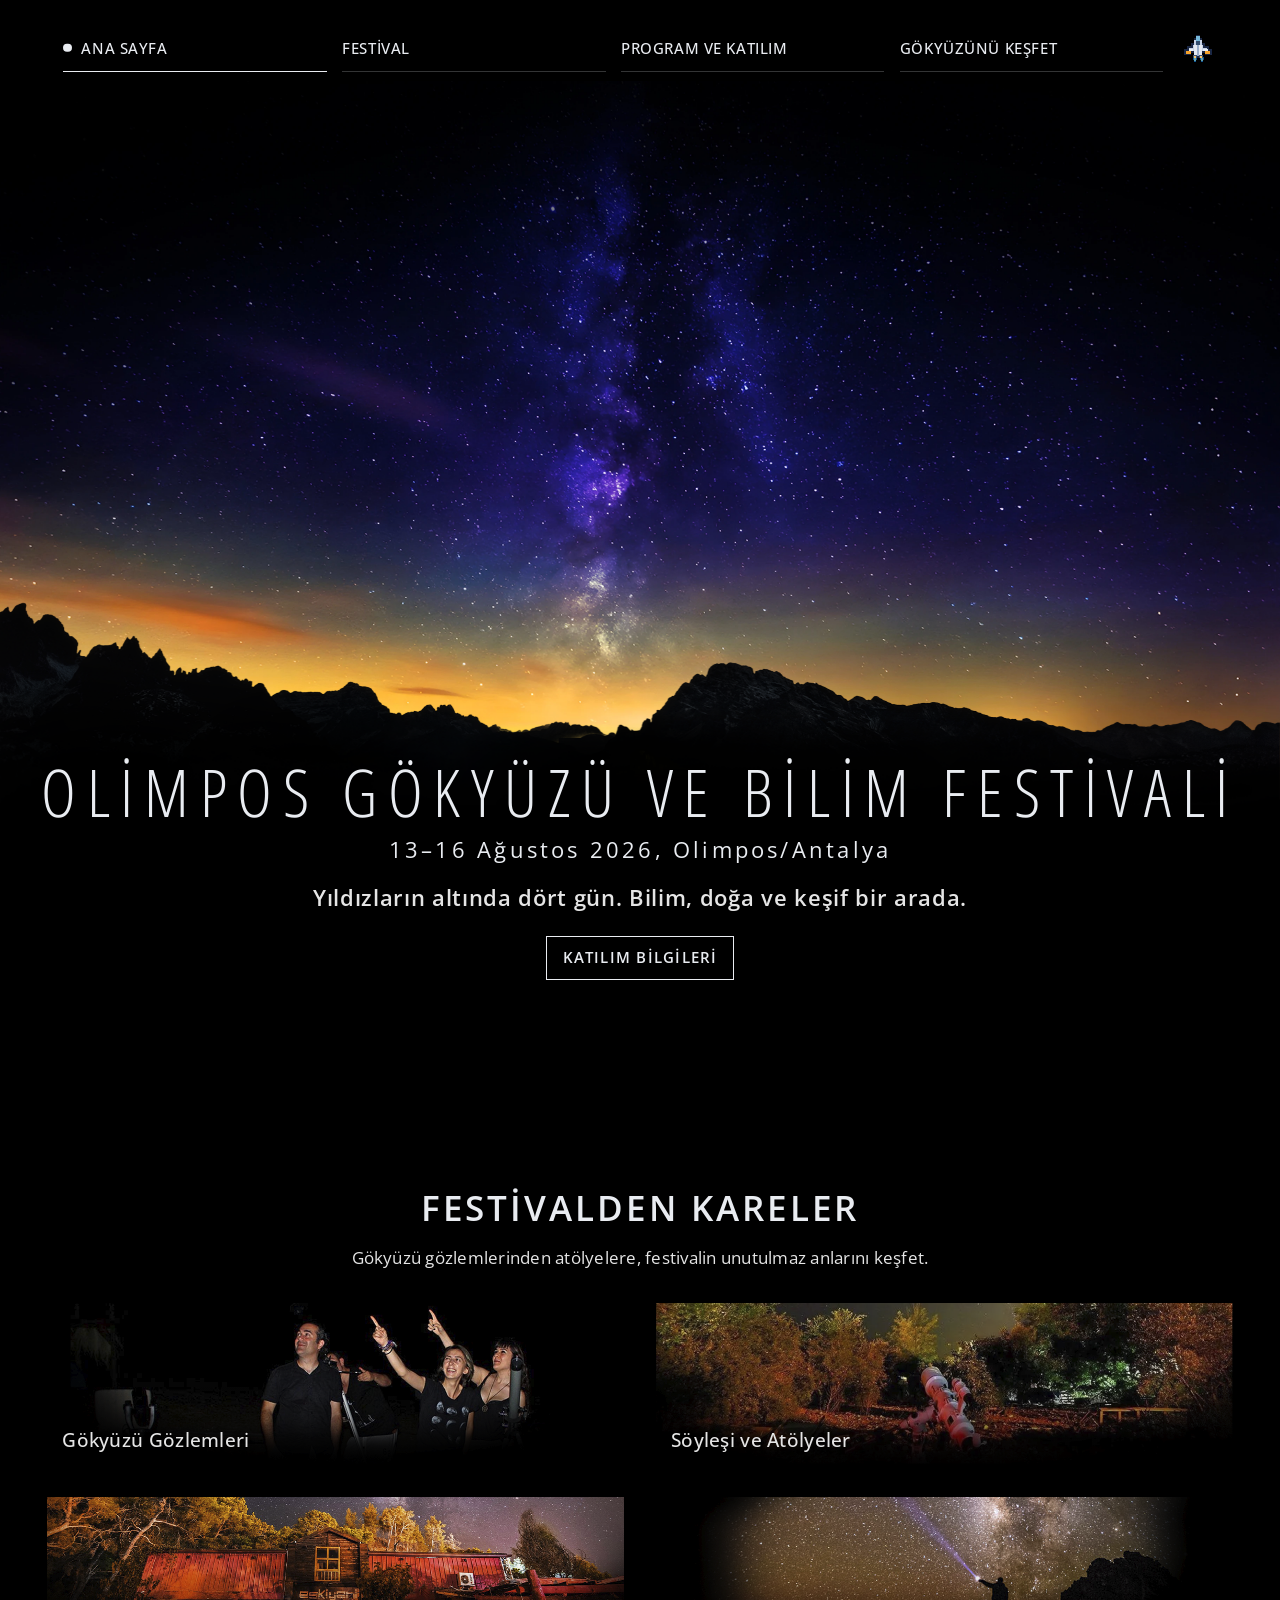
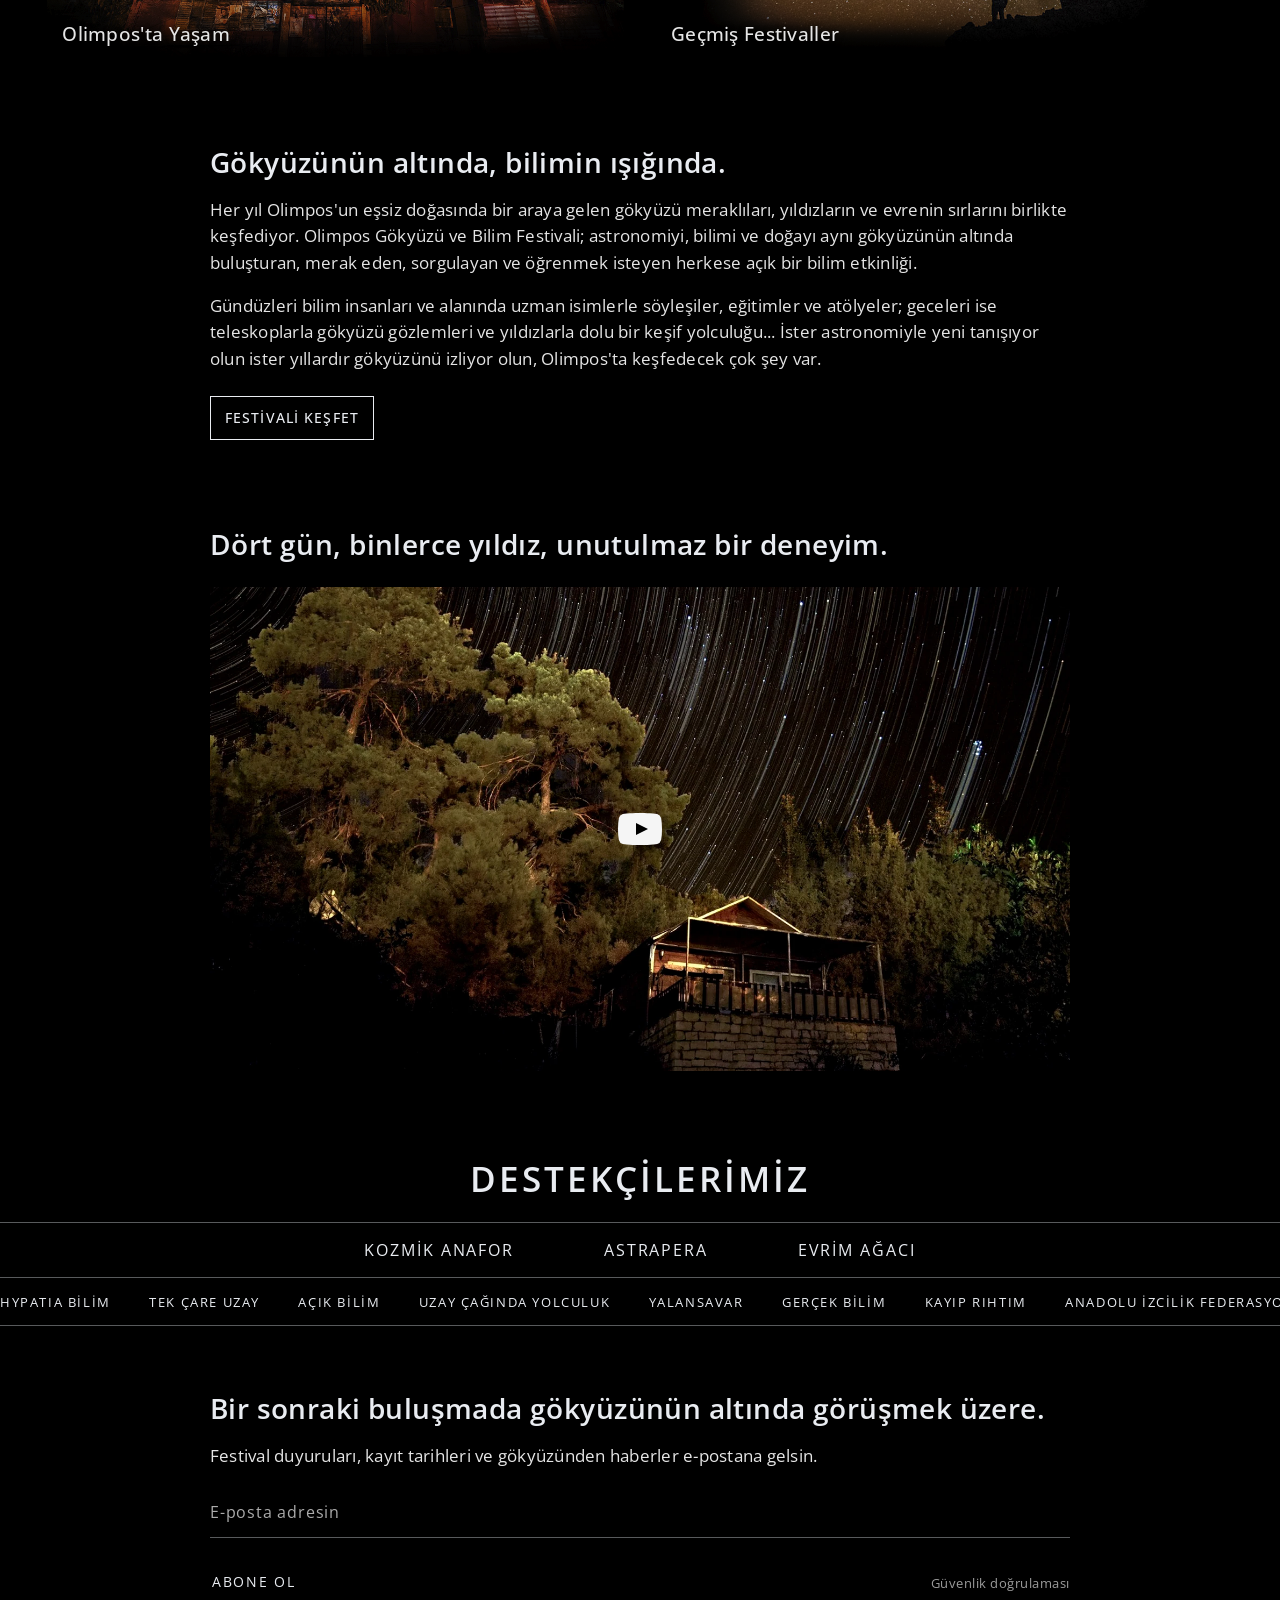
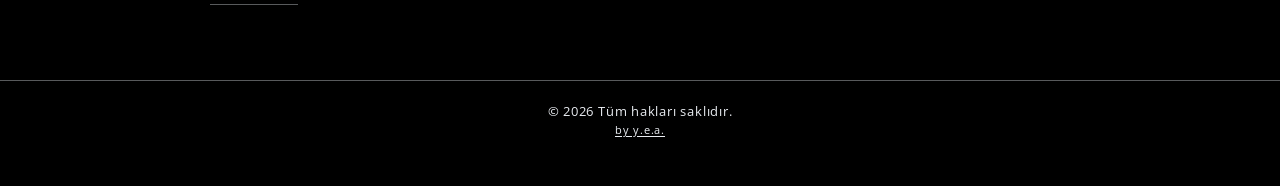
<file: index.html>
<!doctype html>
<html lang="tr">
  <head>
    <meta charset="utf-8">
    <script>document.documentElement.classList.add("hero-initializing"); setTimeout(() => document.documentElement.classList.remove("hero-initializing"), 4000);</script>
    <style>@media (prefers-reduced-motion: no-preference) { .hero-initializing :is(.cloud, .festival-logo, .hero-telescope) { visibility: hidden; } }</style>
    <meta name="viewport" content="width=device-width, initial-scale=1">
    <meta name="theme-color" content="#000000">
    <meta name="description" content="Olimpos Gökyüzü ve Bilim Festivali — 13–16 Ağustos 2026, Olimpos/Antalya.">
    <title>Olimpos Gökyüzü ve Bilim Festivali</title>
    <link rel="preload" href="assets/fonts/OpenSans-Variable.ttf" as="font" type="font/ttf" crossorigin>
    <link rel="stylesheet" href="design-tokens.css?v=20261112-alignment">
    <link rel="stylesheet" href="styles.css?v=20261112-alignment">
    <link rel="stylesheet" href="revision-type.css?v=20261112-alignment">
    <link rel="stylesheet" href="revision-supporters.css?v=20261114-mobile">
    <link rel="stylesheet" href="revision-hero.css?v=20261125-landscape">
    <link rel="stylesheet" href="exploration.css?v=20261122-random">
    <script type="module" src="main.js?v=20261122-random"></script>
  </head>
  <body class="homepage">
    <a class="skip-link" href="#top">İçeriğe geç</a>
    <header class="site-header" aria-label="Ana gezinme">
      <button class="menu-toggle" type="button" aria-expanded="false" aria-controls="main-navigation" aria-label="Menüyü aç"><span></span><span></span><span></span></button>
      <nav class="nav-grid" id="main-navigation">
        <a class="nav-link is-current" href="#top" aria-current="page">ANA SAYFA</a>
        <a class="nav-link" href="#festival">FESTİVAL</a>
        <a class="nav-link" href="#katilim">PROGRAM VE KATILIM</a>
        <a class="nav-link" href="#kesfet">GÖKYÜZÜNÜ KEŞFET</a>
        <button class="exploration-launch" type="button" aria-label="Uzay yolculuğunu başlat"><img src="assets/hero/olimpos-uzay-araci.svg" alt=""><span>Biraz uzayda kaybolmaya ne dersin?</span></button>
      </nav>
    </header>

    <main id="top">
      <section class="hero" aria-labelledby="hero-title">
        <div class="hero-stage">
        <div class="hero-art">
          <div class="hero-art-frame" aria-hidden="true">
          <img class="hero-sky" width="3840" height="2160" fetchpriority="high" src="assets/hero/sky.webp?v=20261111-sky-32" alt="">
          <img class="cloud cloud-1" src="assets/hero/cloud-1.webp?v=20261111-assets-22" alt="">
          <img class="cloud cloud-2" src="assets/hero/cloud-2.webp?v=20261111-assets-22" alt="">
          <img class="cloud cloud-3" src="assets/hero/cloud-3.webp?v=20261111-assets-22" alt="">
          <img class="cloud cloud-4" src="assets/hero/cloud-4.webp?v=20261111-assets-22" alt="">
          <img class="cloud cloud-5" src="assets/hero/cloud-5.webp?v=20261111-assets-22" alt="">
          <img class="cloud cloud-6" src="assets/hero/cloud-6.webp?v=20261111-assets-22" alt="">
          <img class="cloud cloud-7" src="assets/hero/cloud-7.webp?v=20261111-assets-22" alt="">
          <img class="cloud cloud-8" src="assets/hero/cloud-8.webp?v=20261111-assets-22" alt="">
          <img class="festival-logo" width="790" height="954" src="assets/hero/festival-logo.webp?v=20261030-mobile-7" alt="Olimpos Gökyüzü ve Bilim Festivali logosu">
          <img class="hero-mountains" src="assets/hero/mountains.webp?v=20261111-mountains-31" alt="">
          <img class="hero-telescope" width="210" height="390" src="assets/hero/telescope.svg?v=20261030-mobile-7" alt="">
          </div>
          <div class="exploration" hidden>
            <button class="exploration-sound" type="button" aria-label="Müziği aç" aria-pressed="false">♪ <span>Ses aç</span></button>
            <button class="exploration-tilt exploration-button" type="button" hidden>Eğim kontrolünü aç</button>
            <p class="exploration-touch-hint" hidden>Çıkmak için dokun veya kaydır</p>
            <canvas class="exploration-canvas" aria-hidden="true"></canvas>
            <p class="exploration-hint">Yön: Fare / ↑ ↓ ← →<br>Hızlanma: Shift • Çıkış: Esc</p>
            <div class="exploration-card" hidden>
              <strong class="exploration-card-title"></strong>
              <div class="exploration-card-progress" aria-hidden="true"></div>
              <p class="exploration-card-text"></p>
            </div>
          </div>
        </div>
        <div class="hero-copy">
          <h1 id="hero-title">OLİMPOS GÖKYÜZÜ VE BİLİM FESTİVALİ</h1>
          <p class="hero-date">13–16 Ağustos 2026, <a class="location-link" id="festival-location" href="https://www.google.com/maps/place/Olympos+DonKi%C5%9Fot+Pansiyon/@36.3846745,30.4477961,17z/data=!3m1!4b1!4m9!3m8!1s0x14c236da8fca4981:0x79dd71e3583a128e!5m2!4m1!1i2!8m2!3d36.3846745!4d30.4477961!16s%2Fg%2F113fjj8ng?entry=ttu&amp;g_ep=EgoyMDI2MTAyOC4wIKXMDSoASAFQAw%3D%3D" target="_blank" rel="noopener noreferrer">Olimpos/Antalya</a></p>
          <p class="hero-tagline">Yıldızların altında dört gün. Bilim, doğa ve keşif bir arada.</p>
          <a class="outline-link hero-cta" id="katilim" href="#footer">KATILIM BİLGİLERİ</a>
        </div>
        </div>
      </section>

      <section class="gallery page-section" id="kesfet" aria-labelledby="gallery-title">
        <header class="section-heading reveal">
          <h2 id="gallery-title">FESTİVALDEN KARELER</h2>
          <p>Gökyüzü gözlemlerinden atölyelere, festivalin unutulmaz anlarını keşfet.</p>
        </header>
        <div class="gallery-grid" id="gallery-grid"></div>
      </section>

      <section class="about page-section" id="festival" aria-labelledby="about-title">
        <div class="about-copy reveal">
          <h2 id="about-title">Gökyüzünün altında, bilimin ışığında.</h2>
          <p>Her yıl Olimpos'un eşsiz doğasında bir araya gelen gökyüzü meraklıları, yıldızların ve evrenin sırlarını birlikte keşfediyor. Olimpos Gökyüzü ve Bilim Festivali; astronomiyi, bilimi ve doğayı aynı gökyüzünün altında buluşturan, merak eden, sorgulayan ve öğrenmek isteyen herkese açık bir bilim etkinliği.</p>
          <p>Gündüzleri bilim insanları ve alanında uzman isimlerle söyleşiler, eğitimler ve atölyeler; geceleri ise teleskoplarla gökyüzü gözlemleri ve yıldızlarla dolu bir keşif yolculuğu... İster astronomiyle yeni tanışıyor olun ister yıllardır gökyüzünü izliyor olun, Olimpos'ta keşfedecek çok şey var.</p>
          <a class="outline-link about-link" href="#footer">FESTİVALİ KEŞFET</a>
        </div>
      </section>

      <section class="film page-section" aria-labelledby="film-title">
        <div class="film-inner reveal">
          <h2 id="film-title">Dört gün, binlerce yıldız, unutulmaz bir deneyim.</h2>
          <button class="film-cover" type="button" aria-label="Festival videosunu oynat">
            <img src="assets/images/video-cover.webp" alt="Olimpos'ta yıldız izleri ve gece manzarası">
            <span class="play-mark" aria-hidden="true"><svg viewBox="0 0 46 32"><path d="M44.1 5a5.6 5.6 0 0 0-3.9-4C36.8 0 23 0 23 0S9.2 0 5.8 1A5.6 5.6 0 0 0 1.9 5 57 57 0 0 0 1 16a57 57 0 0 0 .9 11 5.6 5.6 0 0 0 3.9 4c3.4 1 17.2 1 17.2 1s13.8 0 17.2-1a5.6 5.6 0 0 0 3.9-4A57 57 0 0 0 45 16a57 57 0 0 0-.9-11Z" fill="currentColor"/><path d="m19 22 12-6-12-6v12Z" fill="#000"/></svg></span>
          </button>
        </div>
      </section>

      <section class="supporters" aria-labelledby="supporters-title">
        <h2 class="reveal" id="supporters-title">DESTEKÇİLERİMİZ</h2>
        <div class="supporter-featured" id="featured-supporters"></div>
        <div class="marquee" tabindex="0" aria-label="Festival destekçileri">
          <div class="marquee-track" id="supporter-track"></div>
        </div>
      </section>

      <section class="newsletter page-section" aria-labelledby="newsletter-title">
        <div class="newsletter-inner reveal">
          <h2 id="newsletter-title">Bir sonraki buluşmada gökyüzünün altında görüşmek üzere.</h2>
          <p>Festival duyuruları, kayıt tarihleri ve gökyüzünden haberler e-postana gelsin.</p>
          <form class="newsletter-form" aria-label="E-posta bülteni">
            <label class="visually-hidden" for="email">E-posta adresin</label>
            <input id="email" name="email" type="email" placeholder="E-posta adresin" autocomplete="email" aria-describedby="newsletter-status" required>
            <div class="captcha-slot" id="captcha-slot" aria-label="CAPTCHA doğrulama alanı"><span>Güvenlik doğrulaması</span></div>
            <input class="honeypot" name="website" tabindex="-1" autocomplete="off" aria-hidden="true">
            <button class="outline-link text-link" type="submit">ABONE OL</button>
            <p class="newsletter-status" id="newsletter-status" role="status" aria-live="polite"></p>
          </form>
        </div>
      </section>
    </main>

    <footer class="site-footer" id="footer">
      <p>© 2026 Tüm hakları saklıdır.<br><a class="footer-credit" href="https://yemreatasayar.com/" target="_blank" rel="noopener noreferrer">by y.e.a.</a></p>
    </footer>
    <div class="sponsor-preview" aria-hidden="true"><img alt=""></div>
  </body>
</html>
</file>
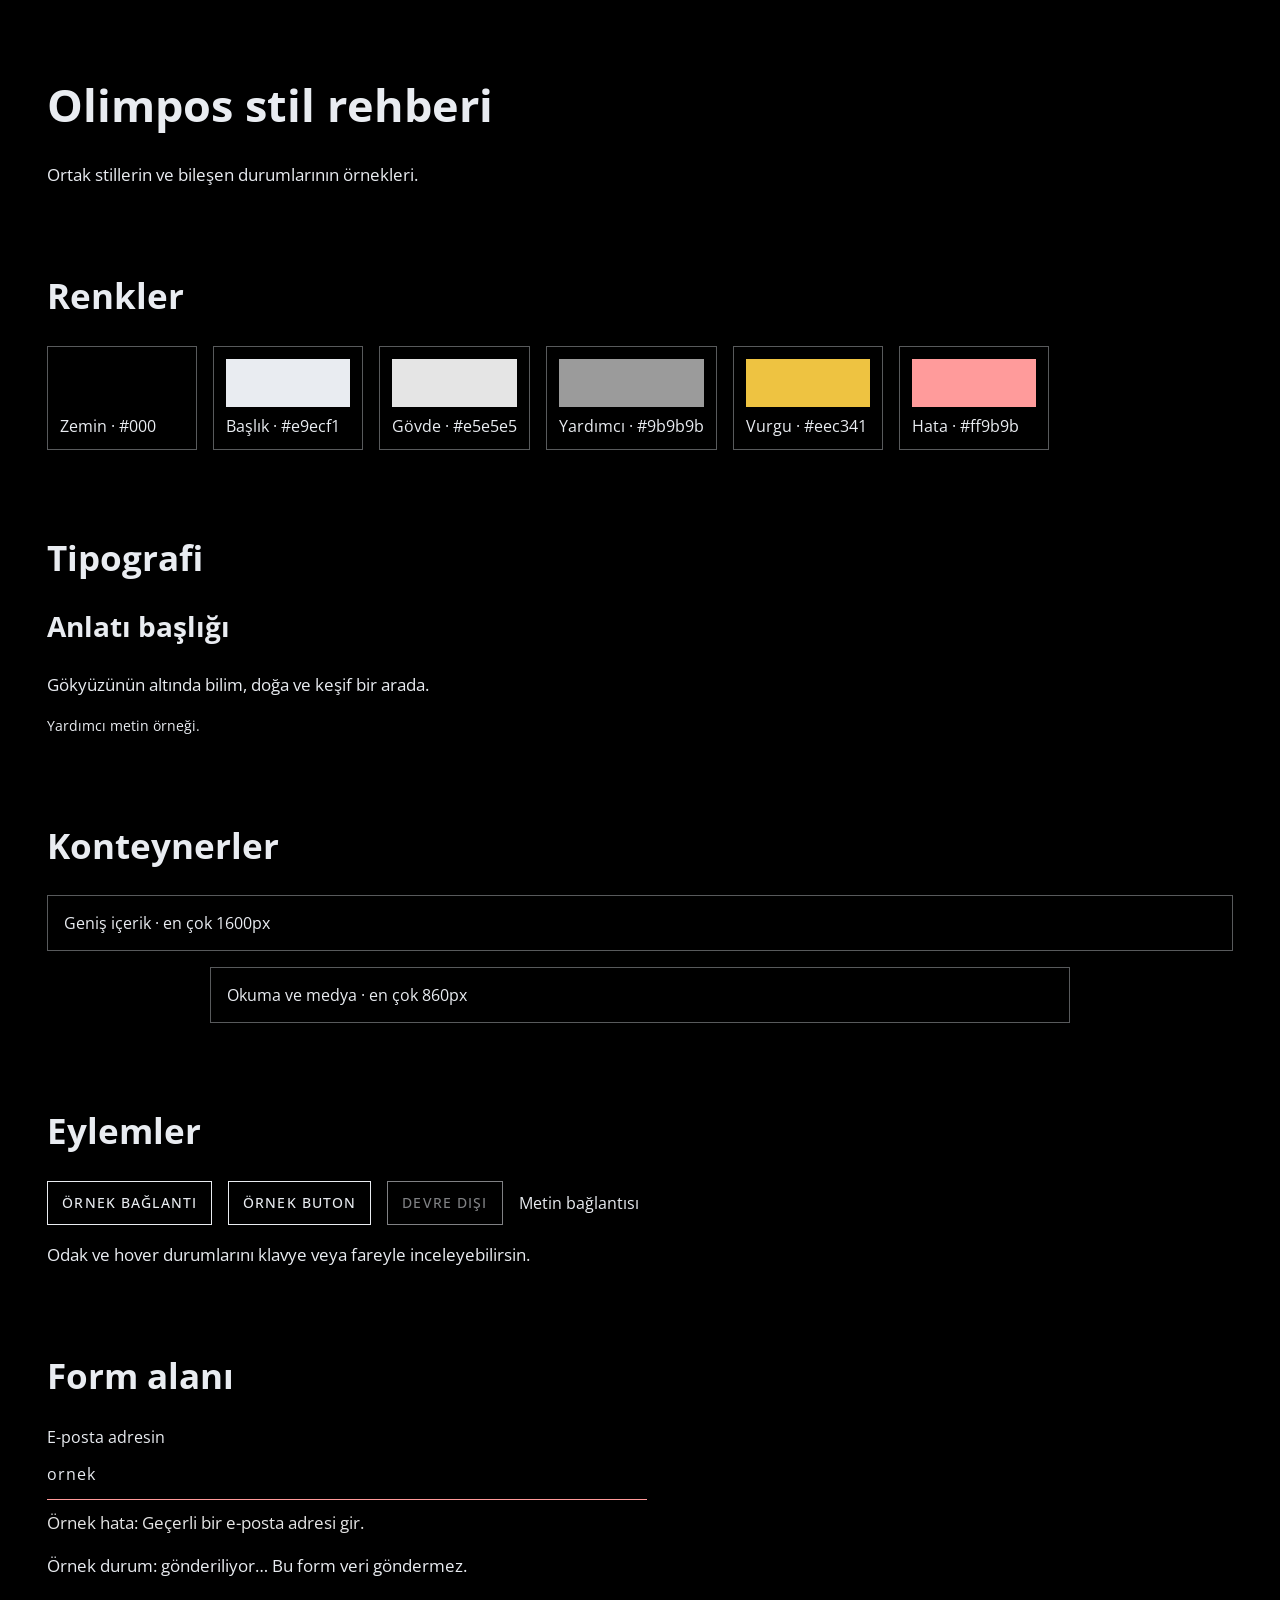
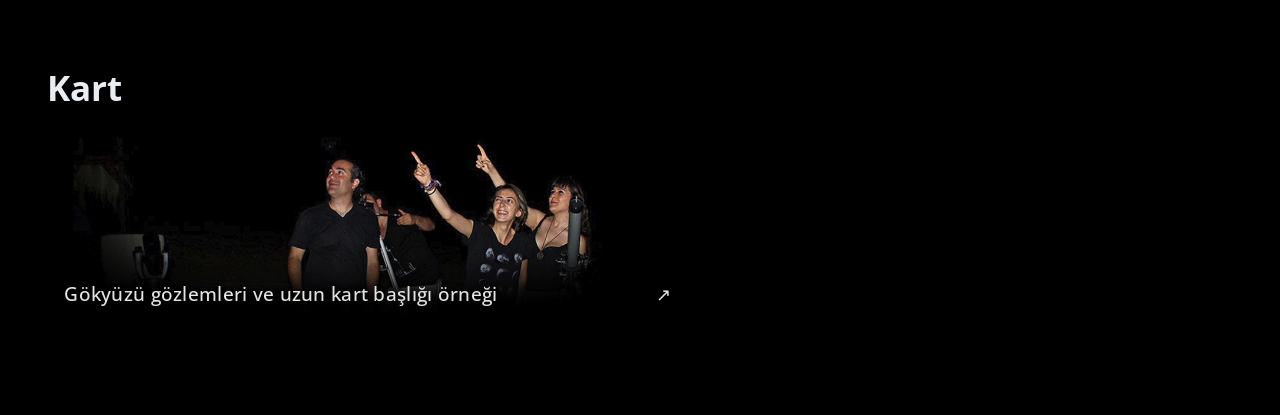
<file: style-guide.html>
<!doctype html>
<html lang="tr">
<head>
  <meta charset="utf-8"><meta name="viewport" content="width=device-width, initial-scale=1">
  <title>Olimpos — Stil rehberi</title>
  <link rel="stylesheet" href="design-tokens.css?v=20261112-guide">
  <link rel="stylesheet" href="styles.css?v=20261112-guide">
  <link rel="stylesheet" href="revision-type.css?v=20261112-guide">
  <link rel="stylesheet" href="revision-supporters.css?v=20261112-guide">
  <style>
    .guide { padding-block: 48px 96px; } .guide h1 { font-size: var(--page-title-size); line-height: 1.2; }
    .guide section { margin-top: var(--section-space); } .guide h2 { font-size: var(--section-title-size); line-height: 1.25; }
    .guide h3 { font-size: var(--content-title-size); } .guide p { font-size: var(--body-size); line-height: 1.6; }
    .swatches { display: flex; flex-wrap: wrap; gap: 16px; } .swatch { border: 1px solid var(--color-divider); padding: 12px; min-width: 150px; }
    .swatch::before { content: ''; display: block; height: 48px; background: var(--swatch); margin-bottom: 8px; }
    .guide-actions { display: flex; flex-wrap: wrap; gap: 16px; align-items: center; } .guide .gallery-card { max-width: 650px; }
    .guide .newsletter-form { max-width: 600px; } .guide .newsletter-form label { grid-column: 1 / -1; margin-bottom: var(--space-field); }
    .guide .newsletter-form input { grid-column: 1 / -1; } .guide .newsletter-status { display: block; }
    .guide .container-example { border: 1px solid var(--color-divider); padding: 16px; } .guide .container-example + .container-example { margin-top: 16px; }
  </style>
</head>
<body>
<a class="skip-link" href="#guide-main">İçeriğe geç</a>
<main id="guide-main" class="guide wide-container">
  <h1>Olimpos stil rehberi</h1><p>Ortak stillerin ve bileşen durumlarının örnekleri.</p>
  <section><h2>Renkler</h2><div class="swatches">
    <div class="swatch" style="--swatch:var(--color-bg)">Zemin · #000</div><div class="swatch" style="--swatch:var(--color-heading)">Başlık · #e9ecf1</div><div class="swatch" style="--swatch:var(--color-body)">Gövde · #e5e5e5</div><div class="swatch" style="--swatch:var(--color-muted)">Yardımcı · #9b9b9b</div><div class="swatch" style="--swatch:var(--color-accent)">Vurgu · #eec341</div><div class="swatch" style="--swatch:var(--color-error)">Hata · #ff9b9b</div>
  </div></section>
  <section><h2>Tipografi</h2><h3>Anlatı başlığı</h3><p>Gökyüzünün altında bilim, doğa ve keşif bir arada.</p><p style="font-size:var(--helper-size)">Yardımcı metin örneği.</p></section>
  <section><h2>Konteynerler</h2><div class="container-example">Geniş içerik · en çok 1600px</div><div class="container-example reading-container">Okuma ve medya · en çok 860px</div></section>
  <section><h2>Eylemler</h2><div class="guide-actions"><a class="outline-link" href="#alan">ÖRNEK BAĞLANTI</a><button class="outline-link" type="button">ÖRNEK BUTON</button><button class="outline-link" type="button" disabled>DEVRE DIŞI</button><a href="#kart">Metin bağlantısı</a></div><p>Odak ve hover durumlarını klavye veya fareyle inceleyebilirsin.</p></section>
  <section id="alan"><h2>Form alanı</h2><form class="newsletter-form" onsubmit="return false"><label for="sample-email">E-posta adresin</label><input id="sample-email" type="email" autocomplete="email" aria-describedby="sample-error" aria-invalid="true" value="ornek"><p id="sample-error" class="newsletter-status">Örnek hata: Geçerli bir e-posta adresi gir.</p></form><p>Örnek durum: gönderiliyor… Bu form veri göndermez.</p></section>
  <section id="kart"><h2>Kart</h2><article class="gallery-card" tabindex="0"><img src="assets/images/gallery-observations.webp" alt="Gökyüzü gözlemi"><span>Gökyüzü gözlemleri ve uzun kart başlığı örneği</span><i aria-hidden="true">↗</i></article></section>
</main>
</body></html>
</file>
<file: design-tokens.css>
:root {
  --color-bg: #000; --color-heading: #e9ecf1; --color-body: #e5e5e5;
  --color-muted: #9b9b9b; --color-accent: #eec341; --color-divider: rgba(232,236,241,.38);
  --color-border: #e9ecf1; --color-error: #ff9b9b;
  --ink: var(--color-bg); --paper: var(--color-heading); --copy: var(--color-body);
  --muted: var(--color-muted); --hairline: var(--color-divider);
  --gutter: clamp(32px, 3.7vw, 80px); --wide-max: 1600px; --reading-max: 860px;
  --section-space: clamp(64px, 6.7vw, 104px); --newsletter-space: clamp(48px, 5vw, 72px);
  --section-gap: var(--section-space); --newsletter-gap: var(--newsletter-space);
  --section-title-size: clamp(28px, 2.7vw, 42px); --content-title-size: clamp(24px, 2.15vw, 32px);
  --page-title-size: clamp(36px, 3.5vw, 56px); --card-title-size: clamp(18px, 1.5vw, 24px);
  --body-size: clamp(16px, 1.3vw, 20px); --helper-size: clamp(14px, 1.05vw, 16px);
  --action-font-size: clamp(14px, 1.08vw, 16px); --control-height: 44px;
  --space-heading: 16px; --space-content: 32px; --space-paragraph: 16px;
  --space-action: 24px; --space-field: 8px; --card-gap: 32px;
  --motion-action: .22s; --motion-reveal: .5s;
}
@media (max-width: 800px) {
  :root { --gutter: clamp(20px, 5vw, 40px); --section-space: 56px; --newsletter-space: 48px;
    --section-title-size: clamp(26px, 4.4vw, 34px); --content-title-size: clamp(23px, 3.8vw, 28px);
    --page-title-size: clamp(30px, 6vw, 40px); --card-title-size: 19px; --body-size: 16px;
    --helper-size: 14px; --action-font-size: 14px; --space-content: 24px; --card-gap: 16px; }
}
@media (max-width: 520px) { :root { --card-title-size: 18px; } }
</file>
<file: styles.css>
@font-face {
  font-family: "Open Sans";
  src: url("assets/fonts/OpenSans-Variable.ttf") format("truetype");
  font-style: normal;
  font-weight: 300 800;
  font-display: swap;
}
@font-face {
  font-family: "Open Sans Condensed";
  src: url("assets/fonts/OpenSans-Condensed-Light.ttf") format("truetype");
  font-style: normal;
  font-weight: 300;
  font-display: swap;
}

:root {
  color-scheme: dark;
  font-family: "Open Sans", Arial, sans-serif;
  font-synthesis: none;
  text-rendering: optimizeLegibility;
  background: #000000;
  color: var(--paper);
}
* { box-sizing: border-box; }
html { scroll-behavior: smooth; background: #000000; }
body { margin: 0; min-width: 320px; background: #000000; overflow-x: hidden; }
main, section, footer { background-color: #000000; }
a { color: inherit; text-decoration: none; }
button, input { font: inherit; }
.visually-hidden { position: absolute; width: 1px; height: 1px; padding: 0; margin: -1px; overflow: hidden; clip: rect(0,0,0,0); white-space: nowrap; border: 0; }

.site-header { position: fixed; z-index: 10; inset: 0 0 auto; padding: 2.22vw 4.95vw 0; background: transparent; transition: background-color .22s ease; }
.site-header.is-scrolled { background: rgba(0, 0, 0, .9); }
.nav-grid { display: grid; grid-template-columns: repeat(4, 1fr); gap: 1.8vw; }
.nav-link { position: relative; display: block; width: 100%; padding: 0 0 .48vw; border-bottom: 1px solid rgba(233,236,241,.22); color: var(--paper); font-size: clamp(9px, 1.04vw, 15px); letter-spacing: .05em; line-height: 1.3; transition: color .25s ease; }
.nav-link { padding-left: 18px; }
.nav-link::after { content: ""; position: absolute; inset: auto 100% -1px 0; height: 1px; background: currentColor; transition: right .25s ease; }
.nav-link::before { content: ""; position: absolute; left: 0; top: .38em; width: .55em; height: .55em; border-radius: 50%; background: currentColor; opacity: 0; transform: scale(.65); transition: opacity .2s ease, transform .2s ease; }
.nav-link:hover, .nav-link:focus-visible { color: #eec341; }
.nav-link:hover::before, .nav-link:focus-visible::before { opacity: 1; transform: scale(1); }
.nav-link:hover::after, .nav-link:focus-visible::after, .nav-link.is-current::after, .nav-link[aria-current="page"]::after { right: 0; }
.nav-link[aria-current="page"] { padding-left: 18px; }
.nav-link[aria-current="page"]::before { content: ""; position: absolute; left: 0; top: .364453125em; width: .57109375em; height: .57109375em; border-radius: 50%; background: currentColor; }
.nav-link[aria-current="page"]::before { opacity: 1; transform: none; }
@supports (height: 1cap) {
  .nav-link[aria-current="page"]::before { top: calc(.65em - .4cap); width: .8cap; height: .8cap; }
}
.nav-link:focus-visible, .outline-link:focus-visible, .film-cover:focus-visible, .marquee:focus-visible { outline: 1px solid var(--paper); outline-offset: 5px; }

.hero { --hero-runway: clamp(360px, 39vw, 560px); --hero-stage-height: min(73.7vw, 1061px); position: relative; height: calc(var(--hero-stage-height) + var(--hero-runway)); min-height: 0; isolation: isolate; }
.hero-stage { position: sticky; z-index: 1; top: 0; width: min(100%, 1440px); height: var(--hero-stage-height); margin-inline: auto; overflow-x: clip; overflow-y: visible; }
.hero-art { position: absolute; z-index: 0; inset: 0 auto auto 0; width: 100%; height: min(65.42vw, 942px); overflow: visible; }
.hero-art-frame { position: relative; top: 0; left: 0; width: 100%; height: 100%; overflow: hidden; }
.hero-art img { position: absolute; display: block; height: auto; user-select: none; pointer-events: none; }
.hero-sky { z-index: 0; left: 0; top: 14.01%; width: 100%; height: 85.99% !important; object-fit: cover; object-position: center; }
.hero-mountains { z-index: 8; left: 0; top: 82.48%; width: 100%; height: 17.52% !important; object-fit: fill; }
.cloud { z-index: 2; width: auto; opacity: 1; }
.cloud-1 { left: 70.52%; top: 51.00%; width: 9.72%; }
.cloud-2 { left: 78.47%; top: 19.12%; width: 29.55%; }
.cloud-3 { left: 28.42%; top: 10.12%; width: 22.66%; }
.cloud-4 { left: -3.13%; top: 7.60%; width: 17.45%; }
.cloud-5 { left: -4.17%; top: 44.61%; width: 11.08%; }
.cloud-6 { left: 12.71%; top: 35.54%; width: 26.94%; }
.cloud-7 { left: 49.35%; top: 28.88%; width: 23.12%; }
.cloud-8 { left: 26.97%; top: 55.44%; width: 10.61%; }
.cloud-7, .cloud-8 { z-index: 6; }
.festival-logo { z-index: 7; left: 39.14%; top: 30.96%; width: 21.90%; }
.hero-telescope { z-index: 9; left: 44.45%; top: 64%; width: 14.6%; height: 41% !important; object-fit: fill; }
.hero-copy { position: absolute; z-index: 7; top: 61.35vw; left: 0; width: 100%; text-align: center; }
.hero-copy h1 { margin: 0 auto; max-width: 95%; color: var(--paper); font-family: "Open Sans Condensed", "Open Sans", sans-serif; font-size: clamp(31px, 5.18vw, 74.6px); font-weight: 300; letter-spacing: .16em; line-height: 1.16; white-space: nowrap; }
.hero-date { display: inline-block; margin: .3vw 0 0; color: var(--paper); font-size: clamp(12px, 1.74vw, 25px); letter-spacing: .12em; transition: color .2s ease; }
.hero-date:hover, .hero-date:focus-visible { color: #eec341; }
.outline-link { display: inline-block; border: 1px solid var(--hairline); padding: .35em .8em; color: var(--paper); background: transparent; font-size: clamp(10px, 1.04vw, 15px); font-weight: 400; letter-spacing: .12em; line-height: 1.3; transition: color .22s ease, background-color .22s ease, border-color .22s ease; }
.outline-link:hover, .outline-link:focus-visible { color: #000000; border-color: #eec341; background: #eec341; }
.text-link { border: 0; border-bottom: 1px solid var(--hairline); padding-inline: 0; background: transparent; text-decoration: none; }
.text-link:hover, .text-link:focus-visible { color: #eec341; border-color: #eec341; background: transparent; }
.hero-cta { margin-top: 1.18vw; border: 0; border-bottom: 1px solid var(--hairline); padding: .1em 0 .42em; }

.page-section { width: 100%; }
.gallery { margin-top: calc(var(--section-gap) - .52vw); padding: 0 3.7vw; }
.section-heading { text-align: center; }
.section-heading h2 { margin: 0; font-size: clamp(17px, 2.43vw, 35px); font-weight: 400; letter-spacing: .12em; line-height: 1.35; }
.section-heading p { margin: 1.35vw 0 0; color: var(--copy); font-size: clamp(11px, 1.25vw, 18px); letter-spacing: .05em; }
.gallery-grid { display: grid; grid-template-columns: repeat(2, minmax(0, 1fr)); column-gap: 2.35vw; row-gap: 2.1vw; margin-top: 2.4vw; }
.gallery-card { position: relative; display: block; aspect-ratio: 651 / 182; overflow: hidden; color: var(--copy); transition: transform .3s ease; }
.gallery-card:hover, .gallery-card:focus-visible { transform: translateY(-5px); }
.gallery-card:hover span, .gallery-card:hover i, .gallery-card:focus-visible span, .gallery-card:focus-visible i { color: #eec341; }
.gallery-card img { width: 100%; height: 100%; object-fit: cover; display: block; transition: transform .3s ease; }
.gallery-card:hover img, .gallery-card:focus-visible img { transform: scale(1.02); }
.gallery-card::after { content: ""; position: absolute; inset: 45% 0 0; background: linear-gradient(transparent, rgba(0,0,0,.38)); pointer-events: none; }
.gallery-card span { position: absolute; z-index: 1; left: 2.6%; bottom: 7%; font-size: clamp(11px, 1.25vw, 18px); letter-spacing: .05em; }
.gallery-card i { position: absolute; z-index: 1; right: 3%; bottom: 8%; font-size: 1.15em; font-style: normal; transition: transform .3s ease; }
.gallery-card:hover i, .gallery-card:focus-visible i { transform: translate(3px,-2px); }

.about { margin-top: var(--section-gap); padding: 0; }
.about-copy { width: min(53vw, 760px); margin: 0 auto; color: var(--copy); }
.about h2 { margin: 0 0 1.5vw; color: var(--paper); font-size: clamp(17px, 1.74vw, 25px); font-weight: 700; letter-spacing: .05em; }
.about p { margin: 0 0 1.3vw; font-size: clamp(12px, 1.25vw, 18px); line-height: 1.32; }
.about-link { margin-top: .55vw; font-size: clamp(9px, 1.04vw, 15px); }

.film { margin-top: var(--section-gap); }
.film-inner { width: min(53vw, 760px); margin: 0 auto; }
.film h2 { margin: 0 0 2.55vw; color: var(--paper); font-size: clamp(17px, 1.74vw, 25px); font-weight: 700; letter-spacing: .05em; }
.film-cover { position: relative; display: block; width: 100%; aspect-ratio: 759 / 427; padding: 0; border: 0; overflow: hidden; background: #000000; color: white; cursor: pointer; }
.film-cover img { display: block; width: 100%; height: 100%; object-fit: cover; }
.play-mark { position: absolute; top: 50%; left: 50%; width: 46px; color: #f5f5f5; transform: translate(-50%,-50%); transition: transform .22s ease; }
.play-mark svg { display: block; width: 100%; }
.film-cover:hover .play-mark, .film-cover:focus-visible .play-mark { transform: translate(-50%,-50%) scale(1.06); }
.film-cover:hover .play-mark, .film-cover:focus-visible .play-mark { color: #eec341; }

.supporters { margin-top: var(--section-gap); text-align: center; }
.supporters h2 { margin: 0 0 2vw; color: var(--paper); font-size: clamp(15px, 1.74vw, 25px); font-weight: 400; letter-spacing: .05em; }
.supporter-featured { display: flex; justify-content: center; align-items: center; gap: 7vw; min-height: 4.1vw; border-top: 1px solid var(--hairline); border-bottom: 1px solid var(--hairline); }
.supporter-name { color: var(--paper); font-size: clamp(10px, 1.25vw, 18px); letter-spacing: .12em; white-space: nowrap; cursor: default; }
.supporter-link { display: inline-block; color: inherit; text-decoration: none; }
.supporter-link:hover, .supporter-link:focus-visible { color: #eec341; }
.supporter-link:focus-visible { outline: 1px solid var(--paper); outline-offset: 4px; }
.marquee { height: 3.3vw; min-height: 35px; overflow: hidden; border-bottom: 1px solid var(--hairline); cursor: grab; touch-action: pan-y; user-select: none; -webkit-user-select: none; -webkit-user-drag: none; }
.marquee.is-dragging { cursor: grabbing; }
.marquee-track { display: flex; width: max-content; height: 100%; align-items: center; animation: supporter-scroll var(--marquee-duration, 48s) linear infinite; }
.marquee-set { display: flex; flex: none; align-items: center; gap: 3vw; padding-right: 3vw; }
.marquee .supporter-name { font-size: clamp(9px, 1.04vw, 15px); }
@keyframes supporter-scroll { from { transform: translateX(var(--marquee-start, 0)); } to { transform: translateX(var(--marquee-offset, -1087px)); } }
.marquee:hover .marquee-track, .marquee:focus-within .marquee-track { animation-play-state: paused; }
.marquee.is-dragging .marquee-track, .marquee.is-drag-release .marquee-track { animation-play-state: running !important; }
.marquee .supporter-link { -webkit-user-drag: none; }
.marquee .supporter-link { cursor: grab; }
.marquee.is-dragging .supporter-link { cursor: grabbing; }
.sponsor-preview { position: fixed; z-index: 50; left: 0; top: 0; display: grid; place-items: center; width: 220px; height: 126px; padding: 14px 20px; border-radius: 999px; background: #fff; opacity: 0; pointer-events: none; transform: translate(-50%,-50%) scale(.98); transition: opacity .12s ease, transform .12s ease; }
.sponsor-preview.is-visible { opacity: 1; transform: translate(-50%,-50%) scale(1); }
.sponsor-preview img { display: block; width: 100%; height: 100%; object-fit: contain; }

.newsletter { margin-top: var(--section-gap); }
.newsletter-inner { width: min(53vw, 760px); margin: 0 auto; color: var(--copy); }
.newsletter h2 { margin: 0 0 .8vw; color: var(--paper); font-size: clamp(18px, 1.74vw, 25px); font-weight: 400; letter-spacing: .12em; }
.newsletter p { margin: 0 0 2vw; font-size: clamp(11px, 1.25vw, 18px); letter-spacing: .05em; }
.newsletter-form { width: 100%; }
.captcha-slot { display: flex; align-items: center; width: 300px; min-height: 66px; margin-top: 16px; color: var(--muted); font-size: 11px; letter-spacing: .04em; }
.captcha-slot:empty { min-height: 0; }
.newsletter-form .honeypot { position: absolute; left: -10000px; width: 1px; height: 1px; }
.newsletter-status { min-height: 1.5em; margin: 10px 0 0; color: #eec341; font-size: 12px; }
.newsletter-form button:disabled { opacity: .55; cursor: wait; }
.newsletter-form input { display: block; width: 100%; padding: 0 0 .55vw; border: 0; border-bottom: 1px solid var(--hairline); border-radius: 0; color: var(--muted); background: transparent; font-size: clamp(10px, 1.04vw, 15px); letter-spacing: .12em; outline: 0; }
.newsletter-form input::placeholder { color: var(--muted); opacity: 1; }
.newsletter-form input:focus { border-color: white; }
.newsletter-form button { margin-top: .9vw; padding: .15em 0 .4em; border: 0; border-bottom: 1px solid var(--hairline); cursor: pointer; }
.site-footer { display: flex; justify-content: center; align-items: center; min-height: 8.3vw; margin-top: var(--section-gap); border-top: 1px solid var(--hairline); text-align: center; }
.footer-credit { text-decoration: underline; text-underline-offset: .2em; }
.footer-credit:hover, .footer-credit:focus-visible { color: #eec341; }
.site-footer p { margin: 0; color: var(--paper); font-size: clamp(9px, .9vw, 13px); letter-spacing: .12em; line-height: 1.5; }

.reveal { opacity: 0; transform: translateY(12px); transition: opacity .45s ease, transform .45s ease; }
.reveal.is-revealed { opacity: 1; transform: translateY(0); }

@media (min-width: 1441px) {
  .site-header { padding-top: 32px; }
  .hero-copy { top: 883px; }
}
@media (max-width: 1024px) {
  .hero-mountains { left: -8%; width: 116%; object-fit: cover; object-position: center bottom; }
}
@media (max-width: 800px) {

  .site-header { padding: 24px 6vw 0; }
  .nav-grid { gap: 3vw; }
  .nav-link { font-size: clamp(8px, 1.6vw, 12px); padding-bottom: 6px; }
  .hero { --hero-stage-height: max(740px, 120vw); --hero-runway: 360px; height: calc(var(--hero-stage-height) + var(--hero-runway)); min-height: 0; }
  .hero-stage { height: var(--hero-stage-height); }
  .hero-art { top: 0; height: auto; }
  .hero-art-frame { height: min(max(480px, 84.6vw), calc(100vh - 110px)); overflow: hidden; }
  .hero-sky { top: 0; height: 100% !important; object-position: center; }
  .hero-mountains { left: -10%; top: auto; bottom: 0; width: 120%; height: 17.52% !important; object-fit: cover; object-position: center bottom; }
  .cloud { opacity: .8; }
  .festival-logo { left: 39.14%; top: 30.96%; width: 21.90%; }
  .hero-telescope { left: 44.45%; top: 61%; width: 14.6%; height: 44% !important; }
  .hero-copy { top: auto; bottom: 56px; padding: 0 5vw; }
  .hero-copy h1 { max-width: none; font-size: clamp(24px, 6.2vw, 42px); letter-spacing: .09em; white-space: normal; }
  .hero-date { margin-top: 10px; font-size: clamp(12px, 2.6vw, 17px); letter-spacing: .08em; }
  .hero-cta { margin-top: 12px; font-size: 12px; }
  .gallery { margin-top: calc(var(--section-gap) - 56px); padding: 0 5vw; }
  .section-heading h2 { font-size: clamp(17px, 3vw, 24px); }
  .section-heading p { margin-top: 12px; font-size: 12px; }
  .gallery-grid { column-gap: 3vw; row-gap: 14px; margin-top: 25px; }
  .gallery-card { aspect-ratio: 1.55; }
  .gallery-card span { font-size: clamp(10px, 2vw, 14px); }
  .about { margin-top: var(--section-gap); }
  .about-copy, .film-inner, .newsletter-inner { width: min(84vw, 620px); }
  .about h2, .film h2 { font-size: 18px; line-height: 1.4; }
  .about p { margin-bottom: 14px; font-size: 13px; line-height: 1.5; }
  .film { margin-top: var(--section-gap); }
  .film h2 { margin-bottom: 20px; }
  .supporters { margin-top: var(--section-gap); }
  .supporters h2 { margin-bottom: 18px; }
  .supporter-featured { min-height: 48px; gap: 8vw; }
  .supporter-name { font-size: clamp(9px, 2vw, 13px); }
  .marquee { height: 42px; }
  .marquee-set { gap: 6vw; padding-right: 6vw; }
  .marquee .supporter-name { font-size: 10px; }
  .newsletter { margin-top: var(--section-gap); }
  .newsletter h2 { font-size: 18px; letter-spacing: .06em; }
  .newsletter p { margin-bottom: 20px; font-size: 12px; }
  .newsletter-form input { padding-bottom: 9px; font-size: 12px; }
  .newsletter-form button { margin-top: 12px; font-size: 11px; }
  .site-footer { min-height: 88px; margin-top: var(--section-gap); }
  .sponsor-preview { display: none; }
}
@media (max-width: 520px) {

  .nav-grid { grid-template-columns: repeat(4, max-content); justify-content: space-between; gap: 2vw; }
  .nav-link { font-size: 8px; letter-spacing: .025em; }
  .hero { --hero-stage-height: 720px; height: calc(var(--hero-stage-height) + var(--hero-runway)); }
  .hero-art { top: 0; height: auto; min-height: 0; }
  .cloud-1 { width: 25%; }
  .cloud-2 { width: 33%; }
  .cloud-3 { width: 28%; }
  .cloud-4, .cloud-5, .cloud-8 { width: 15%; }
  .cloud-6, .cloud-7 { width: 28%; }
  .hero-copy { bottom: 44px; }
  .hero-copy h1 { font-size: 26px; }
  .gallery-grid { grid-template-columns: 1fr; row-gap: 12px; }
  .gallery-card { aspect-ratio: 2.2; }
  .about { margin-top: var(--section-gap); }
  .gallery { margin-top: calc(var(--section-gap) - 44px); }
  .supporter-featured { gap: 5vw; }
  .supporter-name { font-size: 8px; letter-spacing: .08em; }
}
@media (prefers-reduced-motion: reduce) {
  *, *::before, *::after { scroll-behavior: auto !important; animation-duration: .01ms !important; animation-iteration-count: 1 !important; transition-duration: .01ms !important; }
  .reveal { opacity: 1; transform: none; }
  .hero { height: var(--hero-stage-height); min-height: var(--hero-stage-height); }
  .hero-stage { position: relative; top: auto; }
  .marquee { height: auto; min-height: 0; overflow: visible; padding: 12px 5vw; }
  .marquee-track { display: block; width: auto; height: auto; animation: none !important; }
  .marquee-set:not([aria-hidden="true"]) { width: auto; flex-wrap: wrap; justify-content: center; gap: 12px 24px; padding: 0; }
  .marquee-set[aria-hidden="true"] { display: none; }
}

/* 30 October: corrected alignment and contained sponsor previews. */
.nav-link { padding-left: 0; }
.nav-link:not([aria-current="page"])::before { content: none; }
.nav-link[aria-current="page"] { padding-left: 18px; }
.hero-cta { display: table; margin-inline: auto; }
.sponsor-preview { overflow: hidden; }
.sponsor-preview img { min-width: 0; min-height: 0; max-width: 100%; max-height: 100%; width: 100%; height: 98px; object-fit: contain; }
.newsletter-form { display: grid; grid-template-columns: auto minmax(0, 1fr); align-items: center; column-gap: 24px; }
.newsletter-form > input[type="email"], .newsletter-status { grid-column: 1 / -1; }
.newsletter-form > button { grid-column: 1; grid-row: 2; justify-self: start; }
.newsletter-form > .captcha-slot { grid-column: 2; grid-row: 2; justify-self: end; margin-top: 12px; width: auto; max-width: 100%; }
.newsletter-form > .captcha-slot[hidden] { display: none; }

.sponsor-preview img { width: 98px; height: 98px; border-radius: 50%; }
.sponsor-preview img.is-wide { width: 180px; height: 98px; border-radius: 0; }

/* Ellipse proportions taken from Elips.svg; preview and logos doubled. */
.sponsor-preview { width: 440px; height: 301.15px; padding: 28px 40px; border-radius: 50%; }
.sponsor-preview img { width: 196px; height: 196px; }
.sponsor-preview img.is-wide { width: 360px; height: 196px; }

.sponsor-preview { width: 404.8px; height: 277.06px; padding: 24px 22px; }
.sponsor-preview img.is-hypatia { border-radius: 0; }
.marquee:not(:hover):not(.is-keyboard-focus) .marquee-track { animation-play-state: running; }
.film-player { display: block; width: 100%; aspect-ratio: 759 / 427; height: auto; border: 0; }
/* Hover keeps the band moving; pointer hold is handled by the drag controller. */
.marquee:hover .marquee-track { animation-play-state: running; }
.marquee.is-keyboard-focus .marquee-track { animation-play-state: paused; }

.hero-date:hover, .hero-date:focus-visible { color: var(--paper); }
.location-link { transition: color .2s ease; }
.location-link:hover, .location-link:focus-visible { color: #eec341; }
.menu-toggle { display: none; }
@media (max-width: 800px) {
  .site-header { padding: 16px 5vw; }
  .menu-toggle { display: flex; flex-direction: column; justify-content: center; gap: 6px; margin-left: auto; width: 44px; height: 44px; padding: 8px; border: 0; color: var(--paper); background: #000; cursor: pointer; }
  .menu-toggle span { display: block; width: 100%; height: 2px; background: currentColor; }
  .menu-toggle:hover { color: #eec341; }
  .nav-grid { display: none; }
  .site-header.is-menu-open { background: #000; }
  .site-header.is-menu-open .nav-grid { display: grid; grid-template-columns: 1fr; gap: 22px; padding: 20px 0; }
  .nav-link { font-size: 15px; padding-bottom: 10px; }
  .festival-logo { width: 32.85%; left: 33.665%; }
  .hero-telescope { width: 21.9%; left: 40.8%; top: 68%; height: 66% !important; }
  .hero-copy { padding-inline: 5vw; }
  .hero-copy h1 { width: 100%; max-width: none; font-size: clamp(36px, 8.3vw, 66px); letter-spacing: .07em; line-height: 1.12; }
  .supporter-featured { flex-wrap: wrap; gap: 18px 28px; padding: 20px 5vw; }
  .supporter-name, .marquee .supporter-name { font-size: 18px; letter-spacing: .06em; }
  .marquee { height: 62px; }
}
@media (max-width: 800px) {
  .hero-telescope { top: 55%; }
}
@media (max-width: 800px) {
  .supporter-featured .supporter-name { font-size: clamp(15px, 1.74vw, 25px); }
  .marquee .supporter-name { font-size: 13px; }
}
@media (max-width: 800px) {
  .site-header { padding-block: 10px; }
  .menu-toggle { width: 35.2px; height: 35.2px; padding: 6.4px; gap: 4.8px; }
  .menu-toggle span { height: 1.6px; }
}

.gallery-card i { width: 22px; height: 22px; transition: none; }
.gallery-card:hover i, .gallery-card:focus-visible i { transform: none; }
.gallery-card i svg { display: block; width: 100%; height: 100%; overflow: visible; }
.gallery-card i path { stroke: currentColor; stroke-width: 1.6; stroke-linecap: butt; stroke-linejoin: round; stroke-dasharray: 1; stroke-dashoffset: 1; }
.gallery-card .arrow-stem { transition: stroke-dashoffset .24s ease .14s; }
.gallery-card .arrow-head { transition: stroke-dashoffset .18s ease; }
.gallery-card:hover .arrow-stem, .gallery-card:focus-visible .arrow-stem { stroke-dashoffset: 0; transition-delay: 0s; }
.gallery-card:hover .arrow-head, .gallery-card:focus-visible .arrow-head { stroke-dashoffset: 0; transition-delay: .18s; }

.hero-stage { position: relative; top: auto; }
.gallery { margin-top: var(--section-gap); }
@media (max-width: 800px) {
  .hero-copy { top: 608px; bottom: auto; }
}

/* Restore the original reversible scroll scene and its sticky runway. */
.hero { height: calc(var(--hero-stage-height) + var(--hero-runway)); }
.hero-stage { position: sticky; top: 0; height: var(--hero-stage-height); transform: none; }
@media (max-width: 800px) {
  .hero-copy { top: auto; bottom: 56px; }
}
@media (max-width: 520px) {
  .hero-copy { bottom: 44px; }
}
@media (prefers-reduced-motion: reduce) {
  .hero { height: var(--hero-stage-height); }
  .hero-stage { position: relative; top: auto; }
}

/* Content rhythm and typography — 31 October. */
.hero { --hero-stage-height: min(78vw, 1123px); }
.hero-tagline { max-width: 90%; margin: 18px auto 0; color: var(--copy); font-size: clamp(14px, 1.25vw, 18px); line-height: 1.5; letter-spacing: .03em; }
.section-heading h2, .supporters h2 { font-size: var(--section-title-size); font-weight: 500; line-height: 1.2; letter-spacing: .09em; }
.section-heading p { margin-top: 16px; font-size: var(--body-size); line-height: 1.5; }
.gallery-grid { margin-top: 28px; }
.about { margin-top: var(--section-gap); }
.about-copy, .film-inner, .newsletter-inner { width: min(60vw, 860px); }
.about h2, .film h2, .newsletter h2 { font-size: var(--content-title-size); line-height: 1.3; letter-spacing: .025em; }
.about h2 { margin-bottom: 20px; }
.about p { margin-bottom: 16px; font-size: var(--body-size); line-height: 1.6; }
.about-link { margin-top: 8px; }
.film { margin-top: clamp(48px, 4.5vw, 72px); }
.film h2 { margin-bottom: 24px; font-weight: 600; }
.supporters { margin-top: clamp(44px, 4vw, 64px); }
.supporters h2 { margin-bottom: 22px; }
.supporter-featured { min-height: 56px; }
.marquee { height: 48px; }
.newsletter { margin-top: clamp(48px, 4.5vw, 72px); }
.newsletter h2 { margin-bottom: 16px; font-weight: 500; text-wrap: balance; }
.newsletter p { font-size: var(--body-size); line-height: 1.5; margin-bottom: 24px; letter-spacing: .025em; }
.newsletter .newsletter-status { font-size: 13px; margin: 12px 0 0; }
.site-footer { margin-top: clamp(48px, 4.5vw, 72px); }
.sponsor-preview { width: 332px; height: 227.2px; padding: 20px 18px; transition: opacity .18s ease, transform .18s ease; transform: translate(-50%,-50%) scale(.92); }
.sponsor-preview.is-visible { transform: translate(-50%,-50%) scale(1); }
.sponsor-preview img { width: 161px; height: 161px; }
.sponsor-preview img.is-wide { width: 295px; height: 161px; }
@media (max-width: 800px) {

  .hero { --hero-stage-height: max(800px, 124vw); }
  .hero-tagline { margin-top: 16px; max-width: 100%; font-size: 14px; }
  .about-copy, .film-inner, .newsletter-inner { width: min(90vw, 680px); }
  .gallery { margin-top: 56px; }
  .film { margin-top: 44px; }
  .film h2 { margin-bottom: 20px; }
  .supporters { margin-top: 40px; }
  .supporters h2 { margin-bottom: 18px; }
  .supporter-featured { padding-block: 16px; gap: 14px 24px; }
  .supporter-featured .supporter-name { font-size: 15px; }
  .marquee { height: 46px; }
  .newsletter { margin-top: 44px; }
  .newsletter h2 { max-width: 28ch; }
}
@media (prefers-reduced-motion: reduce) {
  .marquee { height: auto; }
}

/* Hero participation button matches the festival discovery CTA. */
.hero-cta { border: 1px solid var(--hairline); padding: .35em .8em; }
.hero-date { letter-spacing: .144em; }
@media (max-width: 800px) {
  .hero-date { letter-spacing: .096em; }
}
/* Use the visible hero-to-gallery gap as the common section rhythm. */

.sponsor-preview img.is-unclipped { border-radius: 0; }
@media (max-width: 520px) {
  .gallery-card span { font-size: 16px; line-height: 1.35; left: 4%; bottom: 9%; }
}

/* Sky light sits above the photograph, below every cloud and foreground layer. */
.sky-effects { position: absolute; inset: 0; z-index: 1; overflow: hidden; pointer-events: none; }
.sky-twinkle { position: absolute; width: 2px; height: 2px; border-radius: 50%; background: #e9f3ff; opacity: .06; box-shadow: 0 0 3px 1px rgba(218,234,255,.35); animation: sky-twinkle var(--twinkle-duration) ease-in-out var(--twinkle-delay) infinite; animation-play-state: paused; }
.sky-effects.is-active .sky-twinkle { animation-play-state: running; }
@keyframes sky-twinkle { 0%, 65%, 100% { opacity: .06; transform: scale(.65); } 73% { opacity: .65; transform: scale(1.2); } 81% { opacity: .12; transform: scale(.8); } }
.sky-meteor { position: absolute; width: clamp(60px, 7vw, 110px); height: 1px; background: linear-gradient(90deg, transparent, rgba(215,232,255,.5), #fff); transform-origin: right center; opacity: 0; animation: sky-meteor 1.15s ease-out forwards; }
@keyframes sky-meteor { 0% { opacity: 0; transform: translate(0, 0) rotate(145deg); } 12% { opacity: .8; } 75% { opacity: .45; } 100% { opacity: 0; transform: translate(-180px, 126px) rotate(145deg); } }
@media (prefers-reduced-motion: reduce) {
  .sky-effects { display: none; }
}

/* Shared action sizing: one scale for boxed and text actions. */
.outline-link, .about-link, .hero-cta, .newsletter-form button {
  font-size: var(--action-font-size);
  font-weight: 400;
  line-height: 1.3;
  letter-spacing: .12em;
  padding: .6em 1em;
}
.newsletter-form .text-link { padding-inline: 0; }
/* Empty feedback must not add an invisible row below the form. */
.newsletter .newsletter-status:empty { display: none; }
.newsletter { margin-top: var(--newsletter-gap); }
.site-footer { margin-top: var(--newsletter-gap); }
@media (max-width: 800px) {

  .site-header { position: absolute; background: transparent; }
  .site-header.is-scrolled { background: transparent; }
  .site-header.is-menu-open { background: #000; }
}
</file>
<file: revision-type.css>
/* Homepage review: typography and interaction affordances. Loaded after styles.css. */
/* Spaced capitals identify sections; narrative headings retain normal sentence case. */
.section-heading h2,
.supporters h2 {
  font-size: var(--section-title-size);
  font-weight: 600;
  letter-spacing: .085em;
  line-height: 1.25;
}
.about h2,
.film h2,
.newsletter h2 {
  font-size: var(--content-title-size);
  font-weight: 600;
  letter-spacing: .015em;
  line-height: 1.35;
  text-transform: none;
}
.section-heading p,
.about p,
.newsletter p {
  font-size: var(--body-size);
  line-height: 1.6;
  letter-spacing: .015em;
}

.nav-link {
  display: flex;
  align-items: center;
  min-height: 44px;
  font-size: clamp(14px, 1.14vw, 18px);
  font-weight: 500;
  line-height: 1.4;
  letter-spacing: .04em;
  padding-block: 6px 10px;
}
.nav-link[aria-current="page"]::before {
  top: calc(50% - 2px);
  transform: translateY(-50%);
}

/* Retain the four photographs and proportions while giving titles a calm dark base. */
.gallery-card::after {
  inset: 38% 0 0;
  background: linear-gradient(180deg, transparent 0%, rgba(0, 0, 0, .12) 32%, rgba(0, 0, 0, .66) 100%);
}
.gallery-card span {
  max-width: calc(100% - 76px);
  font-size: clamp(18px, 1.5vw, 24px);
  font-weight: 500;
  line-height: 1.35;
  letter-spacing: .015em;
  text-shadow: 0 1px 6px rgba(0, 0, 0, .55);
}
.gallery-card i { bottom: 9%; }

.outline-link:not(.hero-cta),
.about-link,
.newsletter-form button {
  display: inline-flex;
  align-items: center;
  justify-content: center;
  min-height: 44px;
  font-size: var(--action-font-size);
  padding: .6em 1em;
}
.newsletter-form .text-link { padding-inline: .15em; }
.newsletter-form input:not(.honeypot) {
  min-height: 44px;
  color: var(--paper);
  font-size: max(16px, var(--helper-size));
  line-height: 1.5;
  letter-spacing: .05em;
}
.newsletter-form input::placeholder { color: #ababab; }
.captcha-slot { font-size: 13px; }
.newsletter .newsletter-status { font-size: var(--helper-size); }
.site-footer p {
  font-size: clamp(13px, .95vw, 14px);
  letter-spacing: .06em;
  line-height: 1.7;
}
.footer-credit {
  display: inline-flex;
  align-items: center;
  min-height: 44px;
}

/* Visible focus also covers cards (articles), location, menu and the real video player. */
.nav-link:focus-visible,
.outline-link:focus-visible,
.gallery-card:focus-visible,
.menu-toggle:focus-visible,
.location-link:focus-visible,
.film-cover:focus-visible,
.film-player:focus-visible,
.marquee:focus-visible,
.supporter-link:focus-visible,
.footer-credit:focus-visible {
  outline: 2px solid #eec341;
  outline-offset: 5px;
}
.newsletter-form input:focus { border-color: #eec341; }
.film-cover { min-height: 44px; }

@media (max-width: 800px) {
  /* Keep the same small drawn hamburger inside a comfortable hit area. */
  .menu-toggle { width: 44px; height: 44px; padding: 10.8px; }
  .nav-link { min-height: 44px; font-size: 16px; padding-block: 10px; }
  .nav-link[aria-current="page"]::before { top: 50%; }
  .gallery-card span { font-size: 19px; left: 4%; bottom: 9%; }
  .site-header { position: absolute; }
  .film h2 { max-width: 30ch; }
}
@media (max-width: 520px) {
  .gallery-card span { font-size: 18px; }
  .gallery-card i { width: 22px; height: 22px; }
}
@media (prefers-reduced-motion: reduce) {
  .gallery-card:hover,
  .gallery-card:focus-visible,
  .gallery-card:hover img,
  .gallery-card:focus-visible img { transform: none; }
}

.footer-credit {
  display: inline-block;
  font-size: 85%;
  line-height: 1.3;
  vertical-align: top;
}
.sky-meteor { height: 1.5px; animation-duration: 1.5s; }

/* Keep browser autofill legible on the site's black background. */
.newsletter-form input[type="email"]:-webkit-autofill,
.newsletter-form input[type="email"]:-webkit-autofill:hover,
.newsletter-form input[type="email"]:-webkit-autofill:focus {
  -webkit-text-fill-color: #e9ecf1;
  -webkit-box-shadow: 0 0 0 1000px #000 inset;
  box-shadow: 0 0 0 1000px #000 inset;
  caret-color: #e9ecf1;
}
.newsletter-form input[type="email"]:autofill {
  -webkit-text-fill-color: #e9ecf1;
  box-shadow: 0 0 0 1000px #000 inset;
  caret-color: #e9ecf1;
}

/* Subtle feedback that keeps the gallery frame and captions in place. */
@media (prefers-reduced-motion: no-preference) {
  .gallery-card:hover, .gallery-card:focus-visible { transform: none; }
  .gallery-card img { transition: transform .7s ease; }
  .gallery-card:hover img, .gallery-card:focus-visible img { transform: scale(1.03); }
  .reveal { transition-duration: .5s; }
  .section-heading.reveal p { opacity: 0; transform: translateY(12px); transition: opacity .5s ease .1s, transform .5s ease .1s; }
  .section-heading.reveal.is-revealed p { opacity: 1; transform: none; }
  .outline-link { transition: color .22s ease, background-color .22s ease, border-color .22s ease, transform .15s ease; }
  .outline-link:active { transform: scale(.98); }
}
.film-cover img { transition: filter .25s ease; }
.film-cover:hover img, .film-cover:focus-visible img { filter: brightness(1.08); }
.play-mark { transition: transform .25s ease, color .25s ease; }
.newsletter-form input[type="email"] { transition: border-color .22s ease; }

/* Shared layout and component contracts. */
.gallery { width: min(calc(100% - 2 * var(--gutter)), var(--wide-max)); margin: calc(var(--section-space) - var(--hero-visible-tail, 0px)) auto 0; padding: 0; }
.about, .film, .supporters { margin-top: var(--section-space); }
.newsletter, .site-footer { margin-top: var(--newsletter-space); }
.about-copy, .film-inner, .newsletter-inner, .reading-container { width: min(calc(100% - 2 * var(--gutter)), var(--reading-max)); margin-inline: auto; }
.wide-container { width: min(calc(100% - 2 * var(--gutter)), var(--wide-max)); margin-inline: auto; }
.newsletter-inner > p { max-width: 65ch; }
.section-heading p { margin-top: var(--space-heading); }
.gallery-grid { gap: var(--card-gap); margin-top: var(--space-content); }
.gallery-card span { font-size: var(--card-title-size); overflow-wrap: anywhere; }
.about h2, .newsletter h2 { margin-bottom: var(--space-heading); }
.about p { margin: 0 0 var(--space-paragraph); }
.about-link { margin-top: 8px; }
.film h2 { margin-bottom: var(--space-action); }
.newsletter-inner > p { margin-bottom: var(--space-action); }
.outline-link { min-height: var(--control-height); padding: .6em 1em; border-color: var(--color-border); font-weight: 500; letter-spacing: .08em; }
.hero-cta { font-size: calc(var(--action-font-size) * 1.1); }
.newsletter-form .text-link { padding-inline: .15em; }
.newsletter-form input[type="email"]:focus { border-color: var(--color-accent); box-shadow: inset 0 -1px var(--color-accent); outline: none; }
.newsletter-form input[type="email"][aria-invalid="true"] { border-color: var(--color-error); }
.newsletter-status { color: var(--color-body); }
:where(a, button, .gallery-card, .film-player, .marquee):focus-visible { outline: 2px solid var(--color-accent); outline-offset: 4px; }
a:not(.outline-link):not(.nav-link):hover { color: var(--color-accent); text-decoration: underline; text-underline-offset: .2em; }
button:disabled { opacity: .55; cursor: not-allowed; }
button:disabled:hover { color: var(--color-heading); background: transparent; }
.skip-link { position: fixed; left: var(--gutter); top: 8px; z-index: 100; padding: 12px; background: var(--color-bg); transform: translateY(-200%); }
.skip-link:focus { transform: none; }
[id] { scroll-margin-top: 100px; }
@media (max-width: 800px) { [id] { scroll-margin-top: 0; } }
@media (prefers-reduced-motion: reduce) { .outline-link:active { transform: none; } }
</file>
<file: revision-supporters.css>
/* Supporter refinement: retain the original ellipse proportions at 82% scale. */
.sponsor-preview {
  width: 272px;
  height: 186.3px;
  padding: 16px 15px;
  transition: opacity 180ms ease, transform 180ms ease;
  transform: translate(-50%, -50%) scale(.94);
}
.sponsor-preview.is-visible { transform: translate(-50%, -50%) scale(1); }
.sponsor-preview img { width: 132px; height: 132px; }
.sponsor-preview img.is-wide { width: 242px; height: 132px; }
@media (prefers-reduced-motion: reduce) {
  .sponsor-preview { transition: none; transform: translate(-50%, -50%); }
  .sponsor-preview.is-visible { transform: translate(-50%, -50%); }
}
</file>
<file: revision-hero.css>
/* Hero refinement: retain the reversible scroll scene and its eight cloud layers. */
.hero { --hero-stage-height: min(81vw, 1166px); }
.hero-copy { top: min(61.35vw, 883px); }
.hero-telescope {
  left: 59%;
  top: 68%;
  width: 12%;
  height: auto !important;
  aspect-ratio: 210 / 390;
  object-fit: contain;
}
.hero-tagline { margin: 16px auto 0; }
.outline-link.hero-cta {
  display: inline-flex;
  align-items: center;
  justify-content: center;
  min-height: 48px;
  margin: 22px auto 0;
  padding: 12px 26px;
  border: 1px solid #eec341;
  color: #080808;
  background: #eec341;
  font-size: clamp(14px, 1.05vw, 16px);
  font-weight: 600;
  letter-spacing: .08em;
  line-height: 1.35;
  text-align: center;
  cursor: pointer;
}
.outline-link.hero-cta:hover,
.outline-link.hero-cta:focus-visible {
  border-color: #f5d568;
  color: #080808;
  background: #f5d568;
}
.outline-link.hero-cta:focus-visible {
  outline: 2px solid #eec341;
  outline-offset: 5px;
}
@media (max-width: 800px) {
  .hero { --hero-stage-height: max(840px, 124vw); }
  .festival-logo { width: 37.7775%; left: 31.11125%; }
  .hero-copy { top: auto; bottom: 44px; }
  .hero-telescope { left: 57%; top: 70%; width: 18%; }
  .hero-tagline { margin-top: 16px; }
  .outline-link.hero-cta { margin-top: 20px; }
}

/* Match the hero's two supporting lines and enlarge the outlined primary action. */
.hero-date, .hero-tagline { font-size: clamp(16px, 1.74vw, 25px); }
.outline-link.hero-cta {
  min-height: 52.8px;
  padding: 13.2px 28.6px;
  border-color: var(--paper);
  color: var(--paper);
  background: transparent;
  font-size: clamp(15.4px, 1.155vw, 17.6px);
}
.outline-link.hero-cta:hover,
.outline-link.hero-cta:focus-visible {
  color: #080808;
  border-color: #eec341;
  background: #eec341;
}
@media (max-width: 800px) {
  .hero-date, .hero-tagline { font-size: clamp(16px, 2.6vw, 17px); }
}

.hero-tagline { font-weight: 600; }
/* The primary action shares the secondary action's em-based padding standard. */
.outline-link.hero-cta {
  min-height: 44px;
  padding: .6em 1em;
}

/* Align the sky with the top edge while moving its entire composition together. */
@media (min-width: 801px) {
  .hero { --hero-art-lift: min(2.5vw, 36px); --hero-stage-height: calc(min(81vw, 1166px) - var(--hero-art-lift)); }
  .hero-art { top: calc(0px - var(--hero-art-lift)); }
  .hero-copy { top: calc(min(61.35vw, 883px) - var(--hero-art-lift)); }
}
@media (min-width: 1025px) {
  .hero-mountains { top: auto; bottom: 0; height: auto !important; }
}

/* A short sticky interval gives the entrance time without a long pause. */
.hero { height: calc(var(--hero-stage-height) + 120px); }
.hero-stage { position: sticky; top: 0; }
@media (prefers-reduced-motion: reduce) {
  .hero { height: var(--hero-stage-height); }
  .hero-stage { position: relative; top: auto; }
}

/* Short landscape phone screens need artwork sized by height, not width. */
@media (orientation: landscape) and (max-height: 500px) and (max-width: 1000px) {
  .hero { --hero-stage-height: calc(78vh + 240px); }
  .hero-art { top: 0; height: 78vh; }
  .hero-art-frame { height: 100%; }
  .hero-sky { top: 0; height: 100% !important; }
  .hero-mountains { left: 0; top: auto; bottom: 0; width: 100%; height: 17.52% !important; object-fit: cover; }
  .festival-logo { width: min(18vw, 28vh); left: 50%; margin-left: calc(min(18vw, 28vh) / -2); top: 20%; }
  .hero-telescope { left: 58%; top: 60%; width: min(10vw, 16vh); height: auto !important; }
  .hero-copy { top: calc(78vh + 20px); bottom: auto; padding-inline: 5vw; }
  .hero-copy h1 { font-size: clamp(25px, 4vw, 36px); white-space: normal; }
  .hero-date, .hero-tagline { font-size: clamp(14px, 2vw, 17px); }
  .hero-tagline { margin-top: 8px; }
  .outline-link.hero-cta { margin-top: 12px; }
}
</file>
<file: exploration.css>
.exploration[hidden] { display: none; }
.exploration {
  --exploration-text-inset: 3%;
  position: absolute; z-index: 20; overflow: hidden;
  opacity: 0; transition: opacity 1.15s ease-in-out; pointer-events: auto;
  color: #f5f1e7; background: #080c22;
}
.exploration.is-visible { opacity: 1; }
.exploration.is-revealing { opacity: 0; transition: opacity .9s ease-in-out; }
.exploration-returning:not(.exploration-banner-revealing)
  :is(.hero-copy, .hero-art-frame .cloud, .hero-art-frame .festival-logo, .hero-art-frame .hero-telescope) {
  visibility: hidden;
}
.exploration-hint, .exploration-touch-hint { opacity: 0; transition: opacity .65s ease; }
.exploration.is-visible:not(.is-closing) :is(.exploration-hint, .exploration-touch-hint) {
  opacity: 1; transition-delay: .5s;
}
.exploration.is-closing .exploration-card,
.exploration.is-closing .exploration-sound {
  animation: none; opacity: 0; transition: opacity .4s ease;
}
.exploration-canvas { display: block; width: 100%; height: 100%; }
.exploration-hint, .exploration-card {
  position: absolute; right: var(--exploration-text-inset); margin: 0; pointer-events: none;
  font-family: "Open Sans", sans-serif; line-height: 1.65;
  text-shadow: 0 1px 8px rgba(0, 0, 0, .8);
}
.exploration-hint {
  top: 24px; max-width: calc(100% - 40px); padding: 0;
  color: rgba(245, 247, 255, .92);
  left: var(--exploration-text-inset); right: auto; text-align: left; font-size: 11px; letter-spacing: .04em;
}
.exploration-card {
  top: 24px; right: var(--exploration-text-inset); left: auto; width: min(372.6px, 41.4%);
  padding: 15px 17px; border-radius: 12px;
  background: transparent;
  box-shadow: inset 0 0 0 .5px rgba(255, 255, 255, .58);
  color: #e3e6f1; font-size: 12.1px; text-align: left;
  animation: exploration-card-in .8s ease-in-out both,
    exploration-card-out var(--card-exit-duration, 800ms) var(--card-reading-duration, 12s) ease-in-out forwards;
}
.exploration-card[hidden] { display: none; }
@keyframes exploration-card-in {
  from { opacity: 0; transform: translateY(18px); }
  to { opacity: 1; transform: translateY(0); }
}
@keyframes exploration-card-out {
  from { opacity: 1; transform: translateY(0); }
  to { opacity: 0; transform: translateY(12px); }
}
.exploration-card-progress {
  height: 1px;
  margin: 7px 0 9px;
  background: rgba(244, 213, 112, .22);
}
.exploration-card-progress::before {
  content: "";
  display: block;
  height: 100%;
  background: var(--accent, #eec341);
  transform-origin: left;
  animation: exploration-card-progress var(--card-reading-duration, 12s) linear both;
}
@keyframes exploration-card-progress {
  from { transform: scaleX(0); }
  to { transform: scaleX(1); }
}

/* Tab leaves flight before the browser advances focus into the restored header. */
.exploration-returning .site-header { transition: background-color .22s ease, transform 1.15s .35s cubic-bezier(.22, 1, .36, 1); }
.exploration-active .site-header { will-change: transform; }
.exploration-entered .site-header {
  transform: translateY(calc(-100% - 4px));
  transition: background-color .22s ease, transform .9s cubic-bezier(.49, .01, .76, .61);
}
@media (prefers-reduced-motion: reduce) {
  .site-header { transition: background-color .22s ease; }
}

.exploration-button {
  position: absolute;
  right: 5%;
  z-index: 21;
  min-height: 44px;
  padding: 0 14px;
  border: 1px solid rgba(245, 247, 255, .45);
  border-radius: 3px;
  background: rgba(6, 10, 23, .8);
  color: #f5f7ff;
  font: inherit;
  font-size: 13px;
  cursor: pointer;
}
.exploration-button[hidden] { display: none; }
.exploration-tilt { top: 76px; }
.exploration-touch-hint { position: absolute; top: 132px; right: 5%; margin: 0; color: #eef0fc; font-size: 12px; pointer-events: none; }
.is-tablet .exploration-hint { display: none; }
.is-tablet .exploration-card { top: 76px; left:auto; right:5%; width: min(345px, 54%); }
.exploration-tilt[hidden] + .exploration-touch-hint { top: 76px; }
.exploration-card-title {
  display: block;
  color: #f5f7ff;
  font-size: 1.18em;
  font-weight: 500;
  line-height: 1.35;
}
.exploration-card-text { margin: 0; font-weight: 400; }

@media (hover: hover) and (pointer: fine) {
  .exploration-active body,
  .exploration-active .exploration:not(.is-tablet) { cursor: auto; }
}

.exploration-time-badge { position:absolute; left:50%; bottom:22px; transform:translateX(-50%); padding:5px 11px; border:1px solid rgba(255,255,255,.35); border-radius:14px; background:rgba(8,12,25,.75); color:#f0f3ff; font:12px "Open Sans",sans-serif; pointer-events:none; }
.exploration-time-badge[hidden] { display:none; }

@media (min-width:801px) { .homepage .nav-grid { grid-template-columns:repeat(4,minmax(0,1fr)) 38px; gap:1.2vw; } }
.exploration-launch { display:none; }
.homepage .exploration-launch { display:block; position:relative; border:0; padding:0; background:none; cursor:pointer; width:38px; height:38px; align-self:center; }
.exploration-launch img { width:100%; height:100%; }
.exploration-launch span { position:absolute; right:0; top:calc(100% + 12px); width:max-content; white-space:nowrap; padding:8px 10px; border-radius:5px; background:rgba(0,0,0,.7); color:#fff; font:12px/1.4 "Open Sans",sans-serif; opacity:0; visibility:hidden; transform:translateY(6px); transition:opacity .35s ease, transform .35s ease, visibility 0s linear .35s; pointer-events:none; }
.exploration-launch:is(:hover,:focus-visible) span { opacity:1; visibility:visible; transform:translateY(0); transition-delay:0s; }
@media (prefers-reduced-motion:reduce) { .exploration-launch span { transition:none; transform:none; } }
.exploration-launch:focus-visible,.exploration-sound:focus-visible { outline:1px solid white; outline-offset:3px; }
.exploration-sound { position:absolute; z-index:2; left:var(--exploration-text-inset); right:auto; top:75px; border:1px solid #ffffff70; border-radius:5px; background:#101522bb; color:white; padding:5px 9px; cursor:pointer; font:12px "Open Sans",sans-serif; }
.exploration-sound span { margin-left:7px; }
@media(max-width:800px) { .homepage .exploration-launch { display:none; } }
</file>
